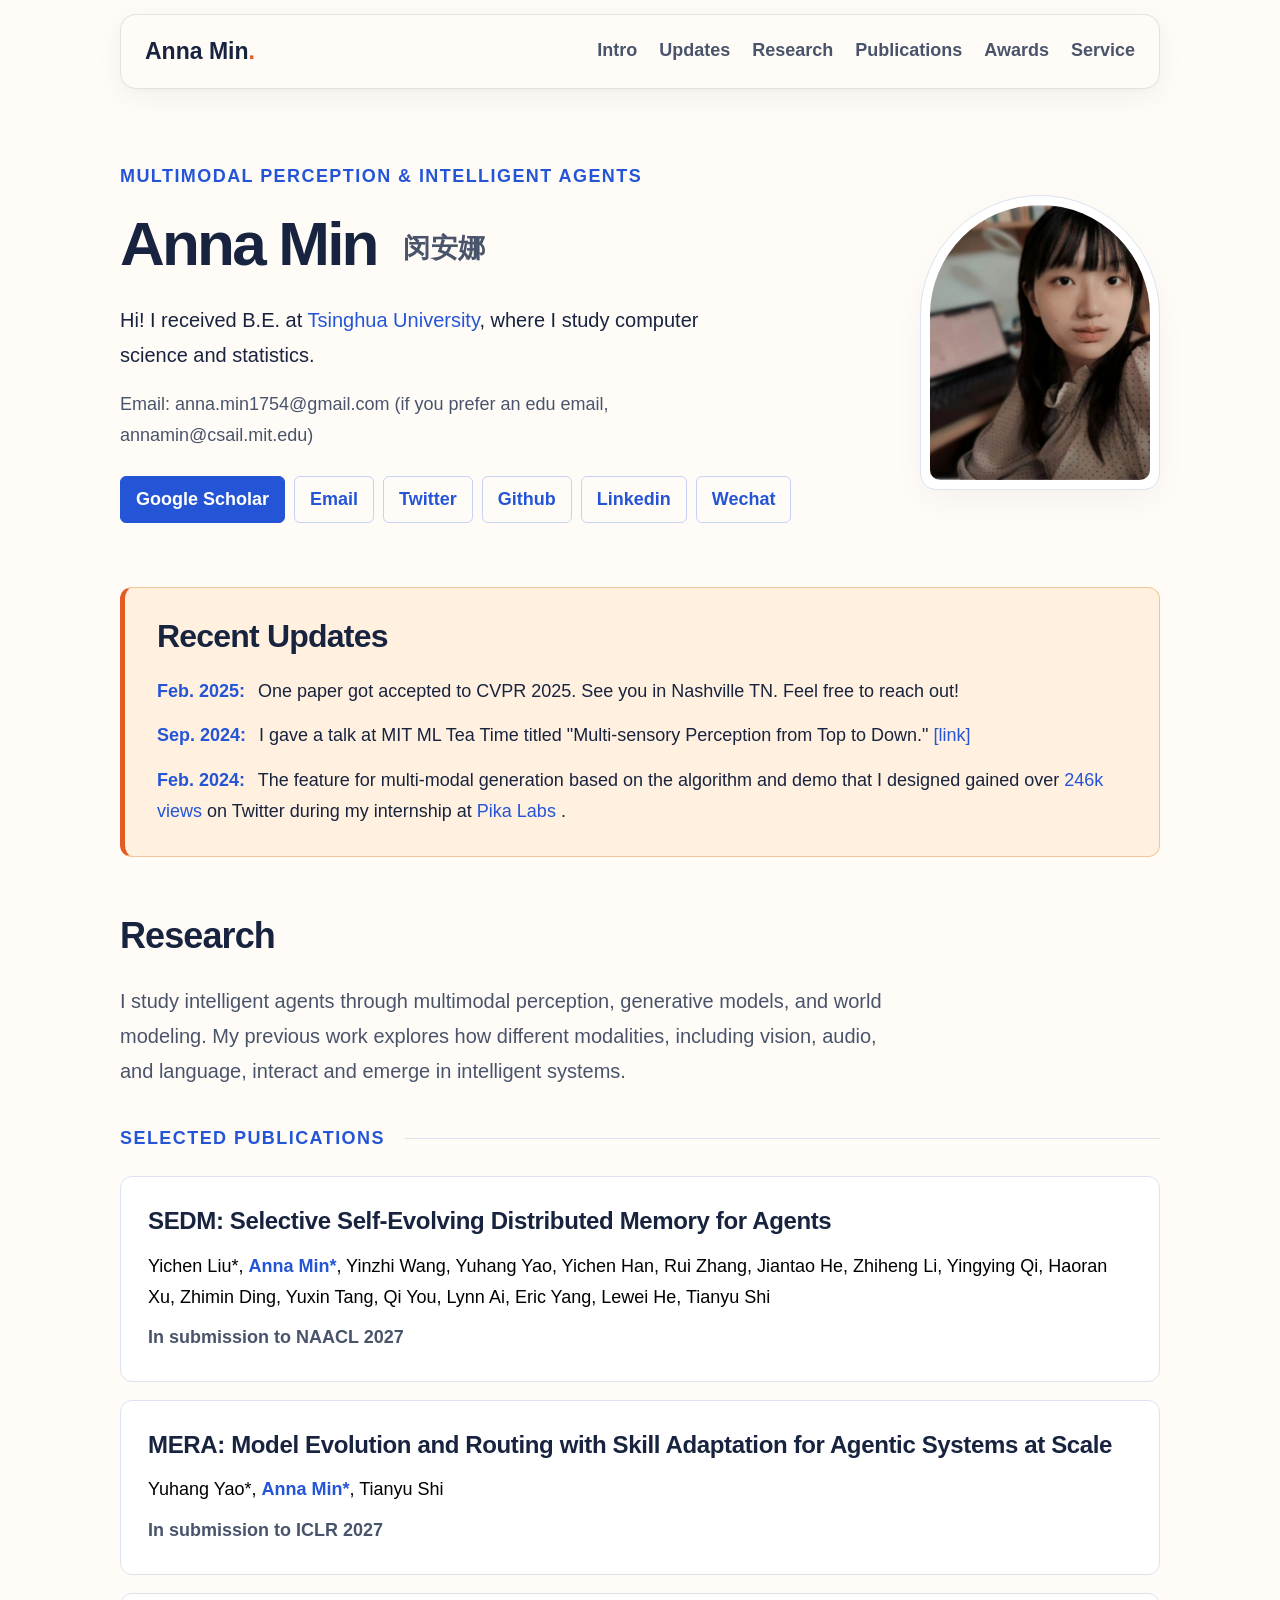
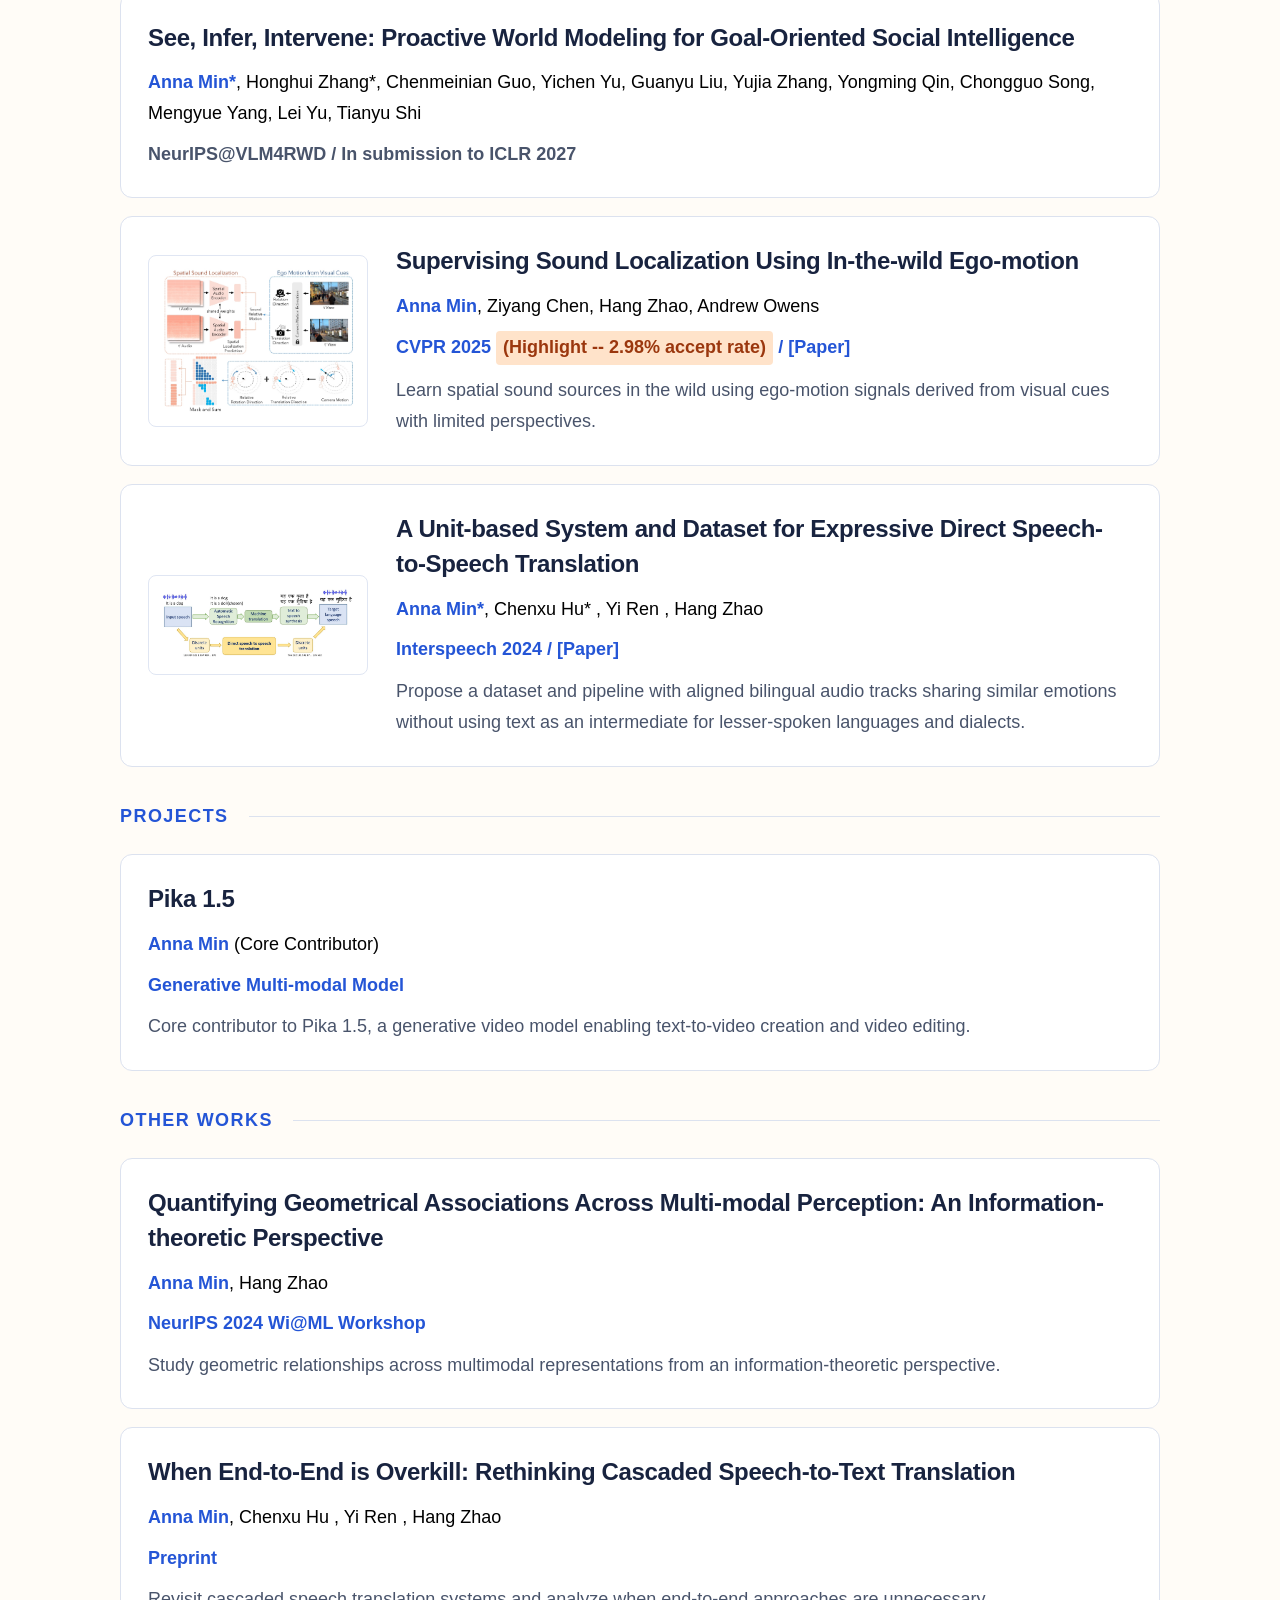
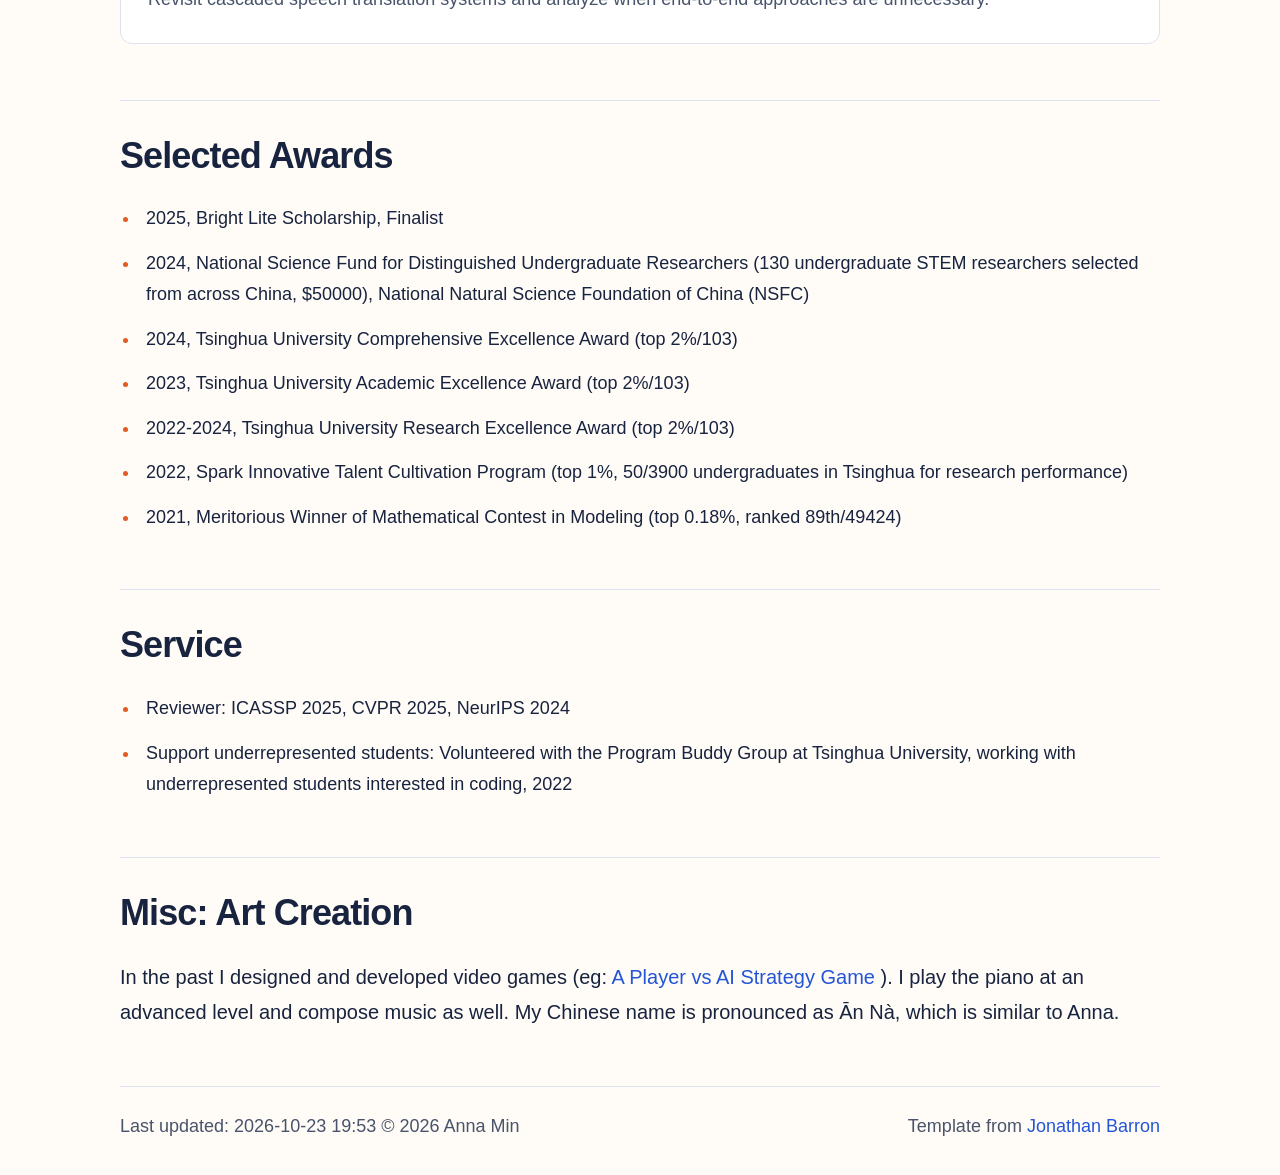
<file: index.html>
<!DOCTYPE html>
<html lang="en">
  <head>
    <meta charset="UTF-8">
    <meta name="viewport" content="width=device-width, initial-scale=1">
    <meta name="author" content="Anna Min">
    <title>Anna Min</title>
    <link rel="stylesheet" href="stylesheet.css?v=arch-restored-20261019">
  </head>

  <body>
    <main class="page-shell" id="top">
      <nav class="site-nav" aria-label="Main navigation">
        <a class="site-mark" href="#top">Anna Min<span aria-hidden="true">.</span></a>
        <div class="section-links" tabindex="0" aria-label="Page sections">
          <a href="#top">Intro</a>
          <a href="#updates-heading">Updates</a>
          <a href="#research-heading">Research</a>
          <a href="#publications-heading">Publications</a>
          <a href="#awards-heading">Awards</a>
          <a href="#service-heading">Service</a>
        </div>
      </nav>

      <header class="profile">
        <div class="profile-copy">
          <p class="eyebrow">Multimodal perception &amp; intelligent agents</p>
          <h1 class="name">
            Anna Min <span lang="zh-Hans">闵安娜</span>
          </h1>

          <p>
            Hi! I received B.E. at
            <a href="https://www.tsinghua.edu.cn/en/">Tsinghua University</a>,
            where I study computer science and statistics.
          </p>

          <p class="contact">
            Email: anna.min1754@gmail.com
            (if you prefer an edu email, annamin@csail.mit.edu)
          </p>

          <nav class="profile-links" aria-label="Profile links">
            <a href="https://scholar.google.com/citations?user=QEMEaxwAAAAJ&amp;hl=en">
              Google Scholar
            </a>
            <a href="mailto:anna.min1754@gmail.com">Email</a>
            <a href="https://twitter.com/_AnnaMin">Twitter</a>
            <a href="https://github.com/yangqing-20/">Github</a>
            <a href="https://linkedin.com/in/anna-min-a69963263">
              Linkedin
            </a>
            <a href="images/info/wechat_qr_code.png" target="_blank">
              Wechat
            </a>
          </nav>
        </div>

        <a class="profile-photo-link" href="images/info/AnnaMin.jpg">
          <img
            class="profile-photo"
            src="images/info/AnnaMin.jpg"
            alt="Portrait of Anna Min"
          >
        </a>
      </header>


      <section class="content-section updates" aria-labelledby="updates-heading">
        <h2 id="updates-heading">Recent Updates</h2>

        <ul class="spaced-list">
          <li>
            <strong>Feb. 2025:</strong>
            One paper got accepted to CVPR 2025.
            See you in Nashville TN. Feel free to reach out!
          </li>

          <li>
            <strong>Sep. 2024:</strong>
            I gave a talk at MIT ML Tea Time titled
            "Multi-sensory Perception from Top to Down."
            <a href="https://calendar.csail.mit.edu/events/285913" target="_blank">
              [link]
            </a>
          </li>

          <li>
            <strong>Feb. 2024:</strong>
            The feature for multi-modal generation based on the algorithm
            and demo that I designed gained over
            <a href="https://twitter.com/pika_labs/status/1766554610188095642">
              246k views
            </a>
            on Twitter during my internship at
            <a href="https://pika.art/" target="_blank">
              Pika Labs
            </a>.
          </li>
        </ul>
      </section>



      <section class="content-section research" aria-labelledby="research-heading">

        <h2 id="research-heading">Research</h2>
        
        <p>
        I study intelligent agents through multimodal perception, generative models, and world modeling. My previous work explores how different modalities, including vision, audio, and language, interact and emerge in intelligent systems.
        </p>
        
        
        <h3 id="publications-heading">Selected Publications</h3>

        <article class="publication">
          <div class="publication-copy">
            <h3>SEDM: Selective Self-Evolving Distributed Memory for Agents</h3>
            <p class="publication-authors">
              Yichen Liu*, <strong class="author-anna" style="color: #2455d6;">Anna Min*</strong>, Yinzhi Wang, Yuhang Yao,
              Yichen Han, Rui Zhang, Jiantao He, Zhiheng Li, Yingying Qi,
              Haoran Xu, Zhimin Ding, Yuxin Tang, Qi You, Lynn Ai, Eric Yang,
              Lewei He, Tianyu Shi
            </p>
            <p class="publication-meta">In submission to NAACL 2027</p>
          </div>
        </article>

        <article class="publication">
          <div class="publication-copy">
            <h3>MERA: Model Evolution and Routing with Skill Adaptation for Agentic Systems at Scale</h3>
            <p class="publication-authors">
              Yuhang Yao*, <strong class="author-anna" style="color: #2455d6;">Anna Min*</strong>, Tianyu Shi
            </p>
            <p class="publication-meta">In submission to ICLR 2027</p>
          </div>
        </article>

        <article class="publication">
          <div class="publication-copy">
            <h3>See, Infer, Intervene: Proactive World Modeling for Goal-Oriented Social Intelligence</h3>
            <p class="publication-authors">
              <strong class="author-anna" style="color: #2455d6;">Anna Min*</strong>, Honghui Zhang*, Chenmeinian Guo,
              Yichen Yu, Guanyu Liu, Yujia Zhang, Yongming Qin, Chongguo Song,
              Mengyue Yang, Lei Yu, Tianyu Shi
            </p>
            <p class="publication-meta">NeurIPS@VLM4RWD / In submission to ICLR 2027</p>
          </div>
        </article>
        
        
        <!-- CVPR 2025 -->
        
        <article class="publication">
        
        <div class="publication-media">
        <img
        src="images/paper/slinthewild.jpg"
        alt="Supervising Sound Localization by In-the-wild Egomotion"
        >
        </div>
        
        
        <div class="publication-copy">
        
        <h3>
        Supervising Sound Localization Using In-the-wild Ego-motion
        </h3>
        
        
        <p class="publication-authors">
        
        <strong class="author-anna" style="color: #2455d6;">Anna Min</strong>,
        <a href="https://ificl.github.io/">Ziyang Chen</a>,
        <a href="https://hangzhaomit.github.io/">Hang Zhao</a>,
        <a href="https://andrewowens.com/">Andrew Owens</a>
        
        </p>
        
        
        <p class="publication-meta">
        
        CVPR 2025
        
        <span class="publication-highlight">
        (Highlight -- 2.98% accept rate)
        </span>
        
        /
        
        <a
        href="https://openaccess.thecvf.com/content/CVPR2025/papers/Min_Supervising_Sound_Localization_by_In-the-wild_Egomotion_CVPR_2025_paper.pdf"
        target="_blank">
        [Paper]
        </a>
        
        </p>
        
        
        <p>
        Learn spatial sound sources in the wild using ego-motion signals
        derived from visual cues with limited perspectives.
        </p>
        
        </div>
        
        </article>
        
        
        
        
        <!-- Interspeech 2024 -->
        
        <article class="publication">
        
        
        <div class="publication-media">
        
        <img
        src="images/paper/emotiontransfer.png"
        alt="A Unit-based System and Dataset for Expressive Direct Speech-to-Speech Translation"
        >
        
        </div>
        
        
        <div class="publication-copy">
        
        
        <h3>
        A Unit-based System and Dataset for Expressive Direct
        Speech-to-Speech Translation
        </h3>
        
        
        <p class="publication-authors">
        
        <strong class="author-anna" style="color: #2455d6;">Anna Min*</strong>,
        
        <a href="https://huchenxucs.github.io/">
        Chenxu Hu*
        </a>,
        
        <a href="https://rayeren.github.io/">
        Yi Ren
        </a>,
        
        <a href="https://hangzhaomit.github.io/">
        Hang Zhao
        </a>
        
        </p>
        
        
        <p class="publication-meta">
        
        Interspeech 2024 /
        
        <a href="https://annamin0.github.io/paper/emotiontransfer.pdf"
        target="_blank">
        [Paper]
        </a>
        
        </p>
        
        
        <p>
        Propose a dataset and pipeline with aligned bilingual audio tracks
        sharing similar emotions without using text as an intermediate for
        lesser-spoken languages and dialects.
        </p>
        
        
        </div>
        
        </article>
        
        
        
        
        
        <!-- <h3>Submissions</h3>
        
        
        
        ICLR 2027 -->
        
        <!-- <article class="publication">
        
        <div class="publication-copy">
        
        
        <h3>
        Physically-Grounded Video to Spatial Audio Generation
        </h3>
        
        
        <p class="publication-authors">
        
        <strong>Kan Jen Cheng</strong>,
        <strong class="author-anna" style="color: #2455d6;">Anna Min*</strong>,
        Tingle Li,
        
        <a href="https://people.eecs.berkeley.edu/~gopala/">
        Gopala Anumanchipalli
        </a>
        
        </p>
        
        
        <p class="publication-meta">
        Submitting to ICLR 2027
        </p>
        
        
        <p>
        Generate spatial audio from video by grounding sound generation in
        physical interactions and visual scene understanding.
        </p>
        
        
        </div>
        
        </article>
        
        
        
        
        
        <article class="publication">
        
        
        <div class="publication-copy">
        
        
        <h3>
        Unified Spatial Audio Understanding And Generation
        </h3>
        
        
        <p class="publication-authors">
        
        <strong>Kan Jen Cheng</strong>,
        <strong class="author-anna" style="color: #2455d6;">Anna Min*</strong>,
        Tingle Li,
        
        <a href="https://people.eecs.berkeley.edu/~gopala/">
        Gopala Anumanchipalli
        </a>
        
        </p>
        
        
        <p class="publication-meta">
        Submitting to ICLR 2027
        </p>
        
        
        <p>
        A unified framework for spatial audio perception and generation,
        connecting multimodal understanding with controllable audio synthesis.
        </p>
        
        
        </div>
        
        </article>
        
        
        
        
        
        <article class="publication">
        
        
        <div class="publication-copy">
        
        
        <h3>
        See, Infer, Intervene:
        Proactive World Modeling for Goal-Oriented Social Intelligence
        </h3>
        
        
        <p class="publication-authors">
        
        <strong class="author-anna" style="color: #2455d6;">Anna Min*</strong>,
        Honghui Zhang*,
        Chenmeinian Guo,
        Yichen Yu,
        Guanyu Liu,
        Yujia Zhang,
        Yongming Qin,
        Chongguo Song,
        Mengyue Yang,
        Lei Yu,
        Tianyu Shi
        
        </p>
        
        
        <p class="publication-meta">
        In submission to EMNLP 2026
        </p>
        
        
        <p>
        Develop proactive world models that enable agents to infer social
        dynamics and intervene toward goal-oriented intelligence.
        </p>
        
        
        </div>
        
        </article>
         -->
        
        
        
        
        <h3>Projects</h3>
        
        
        
        <article class="publication">
        
        
        <div class="publication-copy">
        
        
        <h3>
        Pika 1.5
        </h3>
        
        
        <p class="publication-authors">
        
        <strong class="author-anna" style="color: #2455d6;">Anna Min</strong>
        (Core Contributor)
        
        </p>
        
        
        <p class="publication-meta">
        Generative Multi-modal Model
        </p>
        
        
        <p>
        Core contributor to Pika 1.5, a generative video model enabling
        text-to-video creation and video editing.
        </p>
        
        
        </div>
        
        
        </article>
        
        
        
        
        
        <h3>Other Works</h3>
        
        
        <article class="publication">
        
        <div class="publication-copy">
        
        
        <h3>
        Quantifying Geometrical Associations Across Multi-modal Perception:
        An Information-theoretic Perspective
        </h3>
        
        
        <p class="publication-authors">
        
        <strong class="author-anna" style="color: #2455d6;">Anna Min</strong>,
        
        <a href="https://hangzhaomit.github.io/">
        Hang Zhao
        </a>
        
        </p>
        
        
        <p class="publication-meta">
        NeurIPS 2024 Wi@ML Workshop
        </p>
        
        
        <p>
        Study geometric relationships across multimodal representations from
        an information-theoretic perspective.
        </p>
        
        
        </div>
        
        </article>
        
        
        
        
        
        <article class="publication">
        
        
        <div class="publication-copy">
        
        
        <h3>
        When End-to-End is Overkill:
        Rethinking Cascaded Speech-to-Text Translation
        </h3>
        
        
        <p class="publication-authors">
        
        <strong class="author-anna" style="color: #2455d6;">Anna Min</strong>,
        
        <a href="https://huchenxucs.github.io/">
        Chenxu Hu
        </a>,
        
        <a href="https://rayeren.github.io/">
        Yi Ren
        </a>,
        
        <a href="https://hangzhaomit.github.io/">
        Hang Zhao
        </a>
        
        </p>
        
        
        <p class="publication-meta">
        Preprint
        </p>
        
        
        <p>
        Revisit cascaded speech translation systems and analyze when
        end-to-end approaches are unnecessary.
        </p>
        
        
        </div>
        
        </article>
        
        
        </section>



<section class="content-section"
  aria-labelledby="awards-heading">

  <h2 id="awards-heading">
    Selected Awards
  </h2>


  <ul class="spaced-list">
    <li> 2025, Bright Lite Scholarship, Finalist</li>
    <li> 2024, National Science Fund for Distinguished Undergraduate Researchers (130 undergraduate STEM researchers selected from across China, $50000), National Natural Science Foundation of China (NSFC) </li>
    <li>
      2024, Tsinghua University Comprehensive Excellence Award (top 2%/103)
    </li>
    <li>
      2023, Tsinghua University Academic Excellence Award (top 2%/103)
    </li>

    <li>
      2022-2024, Tsinghua University Research Excellence Award (top 2%/103)
    </li>

    <li>
      2022, Spark Innovative Talent Cultivation Program
      (top 1%, 50/3900 undergraduates in Tsinghua for research performance)
    </li>

    <li>
      2021, Meritorious Winner of Mathematical Contest in Modeling
      (top 0.18%, ranked 89th/49424)
    </li>

  </ul>

</section>




<section class="content-section"
  aria-labelledby="service-heading">

  <h2 id="service-heading">
    Service
  </h2>


  <ul class="spaced-list">

    <li>
      Reviewer: ICASSP 2025, CVPR 2025, NeurIPS 2024
    </li>


    <li>
      Support underrepresented students:
      Volunteered with the Program Buddy Group at Tsinghua University,
      working with underrepresented students interested in coding, 2022
    </li>

  </ul>

</section>




<section class="content-section"
  aria-labelledby="misc-heading">

  <h2 id="misc-heading">
    Misc: Art Creation
  </h2>


  <p>

    In the past I designed and developed video games (eg:

    <a href="https://www.youtube.com/embed/tsuVlNCm8Fw">
      A Player vs AI Strategy Game
    </a>

    ). I play the piano at an advanced level and compose music as well.

    My Chinese name is pronounced as Ān Nà, which is similar to Anna.

  </p>


</section>




<footer class="site-footer">

  <p id="update-time">

    Last updated: 2026-10-23 19:53 © 2026 Anna Min

  </p>


  <p>

    Template from

    <a href="https://jonbarron.info/">
      Jonathan Barron
    </a>

  </p>


</footer>


</main>

</body>

</html>
</file>
<file: stylesheet.css>
@font-face {
  font-family: "TeXGyrePagella";
  src: url("fonts/tex-gyre-pagella-reference.woff") format("woff");
  font-style: normal;
  font-weight: 400;
  font-display: swap;
}

:root {
  color-scheme: light;
  --text: #18233f;
  --muted: #49546b;
  --link: #2455d6;
  --rule: #dce2ef;
  --font-sans: "Avenir Next", "Segoe UI", Arial, sans-serif;
  --font-heading: "TeXGyrePagella", "Palatino Linotype", "Songti SC", serif;
}

* { box-sizing: border-box; }
html { scroll-behavior: smooth; scroll-padding-top: 28px; }
body {
  margin: 0;
  background: #fffcf7;
  color: var(--text);
  font: 20px/1.75 var(--font-sans);
  -webkit-font-smoothing: antialiased;
}
::selection { background: #ffdbb8; }
a { color: var(--link); text-decoration: none; text-underline-offset: 4px; }
a:hover { color: #b43b16; text-decoration: underline; }
a:focus-visible { outline: 2px solid var(--link); outline-offset: 5px; border-radius: 3px; }
p { margin: 0 0 1rem; }
strong { font-weight: 600; }
.page-shell { width: min(100% - 64px, 1040px); margin: auto; }
.site-nav {
  display: flex;
  justify-content: space-between;
  align-items: center;
  gap: 24px;
  padding: 26px 0;
  border-bottom: 1px solid var(--rule);
  font-size: 18px;
}
.site-mark { font-family: var(--font-heading); font-size: 23px; color: var(--text); }
.section-links { display: flex; flex-wrap: wrap; gap: 26px; }
.section-links a { color: var(--muted); }
.profile {
  display: grid;
  grid-template-columns: minmax(0, 1fr) 240px;
  gap: 76px;
  align-items: center;
  padding: 72px 0 64px;
}
.profile-copy { min-width: 0; }
.eyebrow {
  color: var(--link);
  font-size: 18px;
  font-weight: 650;
  letter-spacing: .08em;
  text-transform: uppercase;
  margin-bottom: 15px;
}
.name { font: 400 clamp(42px, 5.4vw, 62px)/1.15 var(--font-heading); letter-spacing: -.035em; margin: 0 0 24px; }
.name span { display: inline-block; font-size: .43em; letter-spacing: .08em; color: var(--muted); vertical-align: middle; margin-left: 12px; }
.profile-copy > p { max-width: 600px; }
.profile-copy .contact { font-size: 18px; color: var(--muted); overflow-wrap: anywhere; }
.profile-links { display: flex; flex-wrap: wrap; gap: 9px; margin-top: 24px; font-size: 18px; }
.profile-links a { display: inline-flex; align-items: center; min-height: 46px; padding: 7px 15px; border: 1px solid #c6d3f5; border-radius: 6px; transition: background 150ms ease; }
.profile-links a:first-child { background: var(--link); color: #fff; border-color: var(--link); }
.profile-links a:hover { background: #eaf0ff; color: var(--text); text-decoration: none; }
.profile-photo-link { display: block; line-height: 0; padding: 9px; background: #fff; border: 1px solid var(--rule); border-radius: 120px 120px 16px 16px; box-shadow: 0 12px 32px #18233f0a; }
.profile-photo { display: block; width: 100%; aspect-ratio: 4/5; object-fit: cover; border-radius: 110px 110px 10px 10px; }
.content-section { margin: 0 0 56px; }
h2 { font: 400 36px/1.3 var(--font-heading); letter-spacing: -.025em; margin: 0 0 24px; }
.updates { padding: 28px 32px; background: #fff0df; border: 1px solid #f1c598; border-radius: 12px; }
.updates h2 { font-size: 32px; margin-bottom: 18px; }
.spaced-list { margin: 0; padding-left: 20px; }
.spaced-list li { padding-left: 6px; }
.spaced-list li::marker { color: #e45a25; }
.spaced-list li + li { margin-top: 13px; }
.updates .spaced-list { list-style: none; padding: 0; font-size: 18px; }
.updates .spaced-list li { padding-left: 0; }
.updates strong { color: var(--link); margin-right: 8px; font-size: 18px; white-space: nowrap; }
.research > p { max-width: 780px; color: var(--muted); }
.research > h3 { display: flex; align-items: center; gap: 20px; margin: 34px 0 22px; font-size: 18px; font-weight: 650; letter-spacing: .08em; text-transform: uppercase; color: var(--muted); }
.research > h3::after { content: ""; flex: 1; height: 1px; background: var(--rule); }
.publication { display: grid; grid-template-columns: minmax(0, 1fr); gap: 28px; padding: 27px; margin-bottom: 18px; background: #ffffff; border: 1px solid var(--rule); border-radius: 12px; }
.publication:has(.publication-media) { grid-template-columns: 220px minmax(0, 1fr); align-items: center; }
.publication-media { padding: 12px; background: #fff; border: 1px solid #e0e6f3; border-radius: 8px; }
.publication-media img { display: block; width: 100%; height: auto; max-height: 220px; object-fit: contain; }
.publication-copy { min-width: 0; }
.publication-copy h3 { font-size: 24px; font-weight: 600; line-height: 1.45; letter-spacing: -.015em; margin: 0 0 12px; }
.publication-copy p { margin: 0 0 10px; }
.publication-copy p:last-child { margin-bottom: 0; color: var(--muted); font-size: 18px; }
.publication-authors { font-size: 18px; line-height: 1.7; }
.publication-meta { font-size: 18px; color: var(--link); font-weight: 600; }
.publication-highlight { display: inline-block; padding: 1px 7px; background: #ffe3ca; color: #9b370e; border-radius: 4px; }
.content-section:not(.updates):not(.research) { border-top: 1px solid var(--rule); padding-top: 32px; }
.content-section:not(.updates):not(.research) .spaced-list { font-size: 18px; }
.site-footer { display: flex; justify-content: space-between; flex-wrap: wrap; gap: 8px 20px; padding: 24px 0 32px; border-top: 1px solid var(--rule); color: var(--muted); font-size: 18px; }
.site-footer p { margin: 0; }
@media (max-width: 760px) {
  .page-shell { width: min(100% - 40px, 600px); }
  .site-nav { padding: 18px 0; flex-wrap: wrap; gap: 12px; }
  .section-links { gap: 16px; font-size: 18px; }
  .profile { grid-template-columns: minmax(0, 1fr) 155px; gap: 24px; padding: 48px 0; }
  .name span { display: block; margin: 12px 0 0; }
  .publication:has(.publication-media) { grid-template-columns: 1fr; gap: 22px; }
  .publication-media { width: 100%; max-width: 340px; }
  .publication { padding: 24px; }
  .updates { padding: 24px; }
}
@media (max-width: 500px) {
  body { font-size: 19px; }
  .site-mark { font-size: 20px; }
  .section-links { gap: 12px; }
  .profile { grid-template-columns: 1fr; gap: 28px; }
  .profile-photo-link { grid-row: 1; width: 145px; }
  .name { font-size: 46px; }
  .name span { display: inline-block; margin: 0 0 0 10px; }
  .content-section { margin-bottom: 40px; }
  h2 { font-size: 32px; }
  .publication { padding: 20px; }
  .publication-copy h3 { font-size: 22px; }
}
@media (prefers-reduced-motion: reduce) {
  html { scroll-behavior: auto; }
  * { transition: none !important; }
}

/* Stronger typography for clearer reading. */
:root {
  --font-heading: "Segoe UI", "Microsoft YaHei", "PingFang SC", Arial, sans-serif;
  --muted: #49546b;
}
body { font-weight: 500; }
.site-mark { font-weight: 700; }
.name { font-weight: 700; letter-spacing: -.045em; }
.name span { font-weight: 600; letter-spacing: .025em; }
h2 { font-weight: 650; letter-spacing: -.025em; }
.publication-copy h3 { font-weight: 700; }
.profile-links, .section-links { font-weight: 600; }
.profile-copy .contact { font-size: 18px; }
.publication-authors { font-size: 18px; }

.site-mark span { color: #e45a25; }
.updates { border-left: 5px solid #e45a25; }
.research > h3 { color: var(--link); }

/* Highlight Anna while keeping all other author names black. */
.publication-copy p.publication-authors,
.publication-copy .publication-authors a {
  color: #000;
}
.publication-copy .publication-authors .author-anna {
  color: var(--link);
}

/* Floating section navigation, inspired by peterljq.github.io. */
html { scroll-padding-top: 110px; }
.site-nav {
  position: sticky;
  top: 14px;
  z-index: 50;
  margin-top: 14px;
  padding: 14px 24px;
  gap: 24px;
  flex-wrap: nowrap;
  background: rgba(255, 252, 247, .93);
  backdrop-filter: saturate(160%) blur(14px);
  -webkit-backdrop-filter: saturate(160%) blur(14px);
  border: 1px solid rgba(24, 35, 63, .12);
  border-radius: 16px;
  box-shadow: 0 2px 5px #18233f05, 0 8px 28px #18233f0d;
}
.site-mark { flex-shrink: 0; white-space: nowrap; }
.site-nav .section-links { gap: 22px; flex-wrap: nowrap; min-width: 0; }
.site-nav .section-links a {
  flex-shrink: 0;
  padding: 8px 0;
  font-size: 18px;
  line-height: 1.5;
  border-bottom: 2px solid transparent;
}
.site-nav .section-links a:hover,
.site-nav .section-links a:focus-visible {
  color: var(--link);
  border-bottom-color: var(--link);
  text-decoration: none;
}
@media (max-width: 1000px) {
  .site-nav { flex-direction: column; align-items: stretch; gap: 4px; padding: 12px 20px; }
  .site-nav .section-links { overflow-x: auto; padding: 4px; gap: 22px; scrollbar-width: thin; }
  html { scroll-padding-top: 156px; }
}
@media (max-width: 500px) {
  .site-nav { top: 8px; margin-top: 8px; padding: 10px 14px; border-radius: 14px; }
}
</file>
